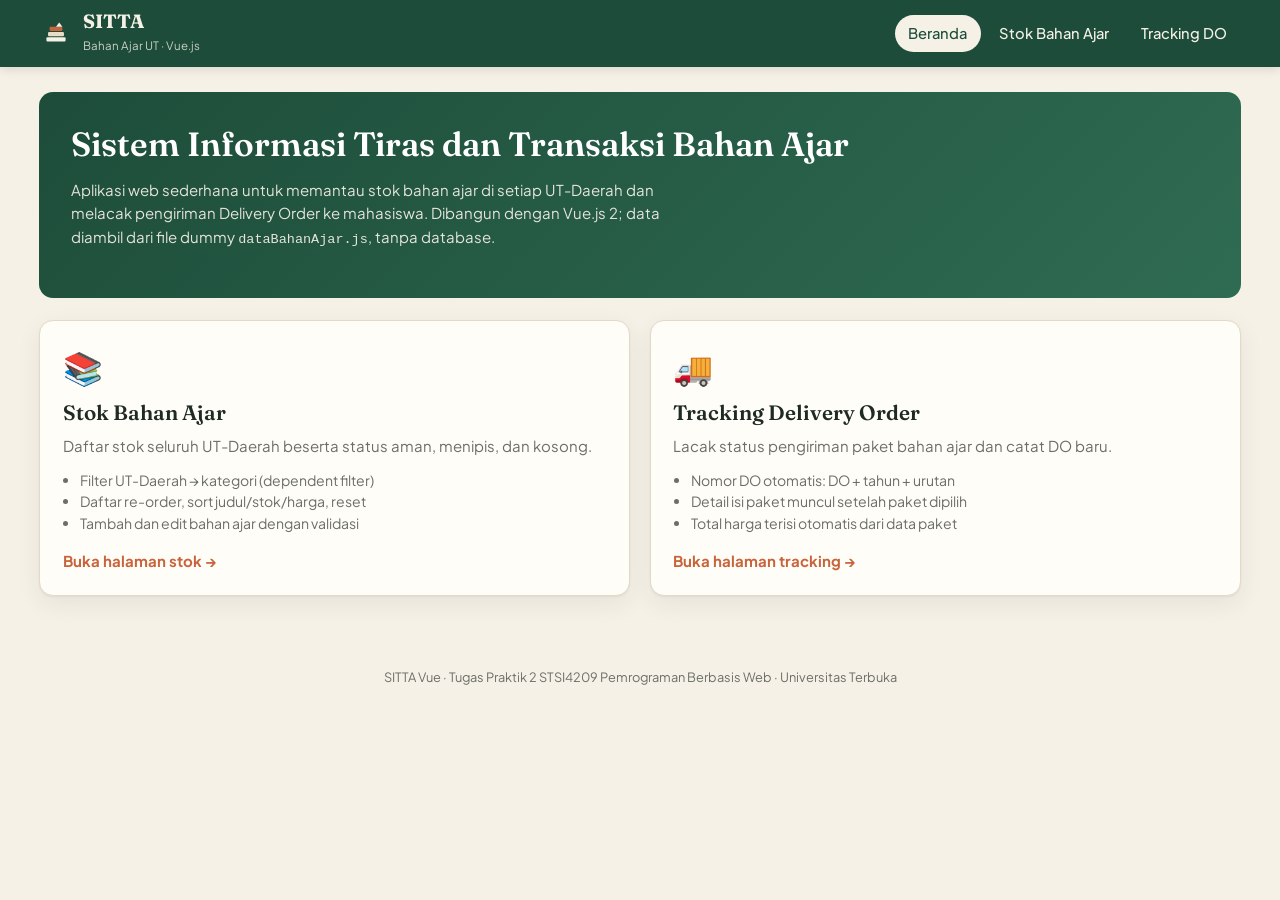
<file: index.html>
<!DOCTYPE html>
<html lang="id">
<head>
  <meta charset="UTF-8">
  <meta name="viewport" content="width=device-width, initial-scale=1.0">
  <meta name="description" content="SITTA Vue: aplikasi pemesanan dan distribusi bahan ajar Universitas Terbuka.">
  <title>Beranda | SITTA Vue</title>
  <link rel="icon" href="assets/logo-sitta.svg" type="image/svg+xml">
  <link rel="preconnect" href="https://fonts.googleapis.com">
  <link rel="preconnect" href="https://fonts.gstatic.com" crossorigin>
  <link rel="stylesheet" href="https://fonts.googleapis.com/css2?family=Fraunces:opsz,wght@9..144,600&family=Plus+Jakarta+Sans:wght@400;500;600;700&display=swap">
  <link rel="stylesheet" href="css/style.css">
  <script>try { document.documentElement.setAttribute('data-theme', localStorage.getItem('sitta-vue-tema') || 'light'); } catch (e) {}</script>
</head>
<body>
  <header class="topbar">
    <div class="topbar-inner">
      <a class="brand" href="index.html">
        <img src="assets/logo-sitta.svg" alt="">
        <div><strong>SITTA</strong><span>Bahan Ajar UT &middot; Vue.js</span></div>
      </a>
      <nav class="mainnav" aria-label="Menu utama">
        <a href="index.html" aria-current="page">Beranda</a>
        <a href="stok.html">Stok Bahan Ajar</a>
        <a href="tracking.html">Tracking DO</a>
      </nav>
    </div>
  </header>

  <main class="page">
    <section class="hero">
      <h1>Sistem Informasi Tiras dan Transaksi Bahan Ajar</h1>
      <p>Aplikasi web sederhana untuk memantau stok bahan ajar di setiap UT-Daerah dan melacak
        pengiriman Delivery Order ke mahasiswa. Dibangun dengan Vue.js 2; data diambil dari file
        dummy <code>dataBahanAjar.js</code>, tanpa database.</p>
    </section>

    <div class="menu-grid">
      <a class="menu-card" href="stok.html">
        <span class="icon" aria-hidden="true">&#128218;</span>
        <h2>Stok Bahan Ajar</h2>
        <p class="muted">Daftar stok seluruh UT-Daerah beserta status aman, menipis, dan kosong.</p>
        <ul>
          <li>Filter UT-Daerah &rarr; kategori (dependent filter)</li>
          <li>Daftar re-order, sort judul/stok/harga, reset</li>
          <li>Tambah dan edit bahan ajar dengan validasi</li>
        </ul>
        <span class="go">Buka halaman stok &rarr;</span>
      </a>

      <a class="menu-card" href="tracking.html">
        <span class="icon" aria-hidden="true">&#128666;</span>
        <h2>Tracking Delivery Order</h2>
        <p class="muted">Lacak status pengiriman paket bahan ajar dan catat DO baru.</p>
        <ul>
          <li>Nomor DO otomatis: DO + tahun + urutan</li>
          <li>Detail isi paket muncul setelah paket dipilih</li>
          <li>Total harga terisi otomatis dari data paket</li>
        </ul>
        <span class="go">Buka halaman tracking &rarr;</span>
      </a>
    </div>
  </main>

  <footer class="footer">
    SITTA Vue &middot; Tugas Praktik 2 STSI4209 Pemrograman Berbasis Web &middot; Universitas Terbuka
  </footer>
</body>
</html>
</file>
<file: css/style.css>
/* =========================================================
   SITTA Vue - stylesheet bersama untuk index, stok, tracking
   Urutan: variabel tema, dasar, layout, komponen, halaman,
   responsif. Warna diambil dari CSS variable supaya mode
   gelap cukup mengganti nilai variabel.
   ========================================================= */

/* ---------- 1. Variabel tema ---------- */
:root {
  --paper: #f6f1e7;
  --card: #fffdf8;
  --ink: #1f2a24;
  --muted: #6b6f68;
  --line: #e3d9c6;
  --forest: #1d4d3a;
  --forest-2: #2f6b52;
  --forest-soft: #e3eee7;
  --clay: #c8643b;
  --clay-soft: #f7e3d8;
  --sand: #e8dcc6;
  --aman: #2f7d4f;
  --aman-soft: #dff0e5;
  --tipis: #c56a00;
  --tipis-soft: #fde9cf;
  --kosong: #b8412f;
  --kosong-soft: #f8e1dc;
  --radius: 14px;
  --shadow: 0 1px 2px rgba(31, 42, 36, .06), 0 8px 24px rgba(31, 42, 36, .07);
  --font-body: "Plus Jakarta Sans", "Segoe UI", system-ui, -apple-system, sans-serif;
  --font-head: "Fraunces", Georgia, "Times New Roman", serif;
}

[data-theme="dark"] {
  --paper: #121815;
  --card: #1a221e;
  --ink: #e9e4d8;
  --muted: #9aa39c;
  --line: #2c3832;
  --forest: #5fae8a;
  --forest-2: #7cc3a1;
  --forest-soft: #213129;
  --clay: #e08a5f;
  --clay-soft: #3a2a22;
  --sand: #2c3832;
  --aman: #6cc790;
  --aman-soft: #1f3327;
  --tipis: #f0a24a;
  --tipis-soft: #3a2c19;
  --kosong: #f07a66;
  --kosong-soft: #3b2420;
  --shadow: 0 1px 2px rgba(0, 0, 0, .3), 0 8px 24px rgba(0, 0, 0, .25);
  color-scheme: dark;
}

/* ---------- 2. Dasar ---------- */
*, *::before, *::after { box-sizing: border-box; }

/* Elemen ber-v-cloak disembunyikan sampai Vue selesai me-mount,
   sehingga {{ mustache }} mentah tidak sempat terlihat */
[v-cloak] { display: none !important; }

body {
  margin: 0;
  font-family: var(--font-body);
  font-size: 15px;
  line-height: 1.55;
  color: var(--ink);
  background: var(--paper);
  transition: background .25s, color .25s;
}

h1, h2, h3 { font-family: var(--font-head); font-weight: 600; line-height: 1.2; margin: 0 0 .4em; }
h1 { font-size: clamp(1.6rem, 3vw, 2.1rem); }
h2 { font-size: 1.3rem; }
h3 { font-size: 1.05rem; }
p { margin: 0 0 .8em; }
a { color: var(--forest-2); }
code { font-family: Consolas, "Courier New", monospace; font-size: .9em; }

.muted { color: var(--muted); }
.small { font-size: .85rem; }
.mono { font-family: Consolas, "Courier New", monospace; }
.nowrap { white-space: nowrap; }
.text-right { text-align: right; }

/* ---------- 3. Layout: bar atas + isi ---------- */
.topbar {
  position: sticky; top: 0; z-index: 20;
  background: var(--forest); color: #f6f1e7;
  box-shadow: 0 2px 10px rgba(0, 0, 0, .12);
}
.topbar-inner {
  max-width: 1240px; margin: 0 auto; padding: .7rem 1.2rem;
  display: flex; align-items: center; gap: 1.2rem; flex-wrap: wrap;
}
.brand { display: flex; align-items: center; gap: .6rem; color: inherit; text-decoration: none; }
.brand img { width: 34px; height: 34px; }
.brand strong { font-family: var(--font-head); font-size: 1.2rem; display: block; line-height: 1.1; }
.brand span { font-size: .72rem; opacity: .8; }

.mainnav { display: flex; gap: .3rem; margin-left: auto; flex-wrap: wrap; }
.mainnav a {
  color: #f6f1e7; text-decoration: none; padding: .45rem .85rem; border-radius: 999px;
  font-weight: 500; font-size: .92rem;
}
.mainnav a:hover { background: rgba(255, 255, 255, .12); }
.mainnav a[aria-current="page"] { background: #f6f1e7; color: var(--forest); }
[data-theme="dark"] .mainnav a[aria-current="page"] { color: #1d4d3a; }

.theme-btn {
  border: 1px solid rgba(255, 255, 255, .35); background: transparent; color: #f6f1e7;
  border-radius: 999px; width: 36px; height: 36px; cursor: pointer; font-size: 1rem;
}

.page { max-width: 1240px; margin: 0 auto; padding: 1.6rem 1.2rem 3rem; }
.page-head { display: flex; justify-content: space-between; align-items: end; gap: 1rem; flex-wrap: wrap; margin-bottom: 1.2rem; }
.page-head p { margin: 0; }

.footer { text-align: center; font-size: .8rem; color: var(--muted); padding: 1.5rem 1rem 2rem; }

/* ---------- 4. Komponen umum ---------- */
.card {
  background: var(--card); border: 1px solid var(--line); border-radius: var(--radius);
  box-shadow: var(--shadow); padding: 1.2rem 1.3rem; margin-bottom: 1.2rem;
}
.card-head { display: flex; justify-content: space-between; align-items: center; gap: .8rem; flex-wrap: wrap; margin-bottom: .8rem; }
.card-head h2 { margin: 0; }

.btn {
  display: inline-flex; align-items: center; justify-content: center; gap: .4rem;
  border: 1px solid transparent; border-radius: 10px; padding: .55rem 1rem;
  font: inherit; font-weight: 600; font-size: .9rem; cursor: pointer;
  background: var(--forest); color: #fff; text-decoration: none;
  transition: filter .15s, transform .05s;
}
.btn:hover { filter: brightness(1.1); }
.btn:active { transform: translateY(1px); }
.btn:disabled { opacity: .45; cursor: not-allowed; filter: none; }
.btn-ghost { background: transparent; color: var(--ink); border-color: var(--line); }
.btn-ghost:hover { border-color: var(--forest-2); color: var(--forest-2); }
.btn-clay { background: var(--clay); }
.btn-sm { padding: .3rem .65rem; font-size: .8rem; border-radius: 8px; }
.btn-link { background: none; border: 0; padding: 0; color: var(--forest-2); font: inherit; cursor: pointer; text-decoration: underline; }

/* Form */
.field { display: flex; flex-direction: column; gap: .3rem; margin-bottom: .9rem; }
.field > label, .field > .label { font-weight: 600; font-size: .85rem; }
.field .hint { font-size: .78rem; color: var(--muted); }
.req { color: var(--kosong); }
input[type="text"], input[type="number"], input[type="date"], input[type="search"], select, textarea {
  font: inherit; color: var(--ink); background: var(--card);
  border: 1px solid var(--line); border-radius: 10px; padding: .55rem .75rem; width: 100%;
}
input:focus, select:focus, textarea:focus { outline: 2px solid var(--forest-2); outline-offset: 1px; border-color: transparent; }
input[readonly] { background: var(--paper); color: var(--muted); }
textarea { resize: vertical; min-height: 70px; }
.is-invalid { border-color: var(--kosong) !important; background: var(--kosong-soft) !important; }
.is-valid { border-color: var(--aman) !important; }
.error-msg { color: var(--kosong); font-size: .8rem; font-weight: 500; }
.form-grid { display: grid; grid-template-columns: repeat(2, minmax(0, 1fr)); gap: 0 1rem; }
.form-grid .span-2 { grid-column: span 2; }
.form-actions { display: flex; gap: .6rem; justify-content: flex-end; flex-wrap: wrap; margin-top: .4rem; }
.check { display: inline-flex; align-items: center; gap: .45rem; cursor: pointer; font-size: .9rem; }
.check input { width: 1.05rem; height: 1.05rem; accent-color: var(--forest-2); }

/* Badge status (dipakai oleh stok dan tracking) */
.badge {
  display: inline-flex; align-items: center; gap: .3rem; white-space: nowrap;
  border-radius: 999px; padding: .2em .7em; font-size: .78rem; font-weight: 700;
}
.badge-aman { background: var(--aman-soft); color: var(--aman); }
.badge-tipis { background: var(--tipis-soft); color: var(--tipis); }
.badge-kosong { background: var(--kosong-soft); color: var(--kosong); }
.badge-netral { background: var(--sand); color: var(--ink); }
.badge-info { background: var(--forest-soft); color: var(--forest-2); }

/* Tabel */
.table-wrap { overflow-x: auto; border: 1px solid var(--line); border-radius: 12px; }
table { width: 100%; border-collapse: collapse; font-size: .9rem; }
caption { text-align: left; padding: .6rem .9rem; color: var(--muted); font-size: .82rem; caption-side: bottom; }
th, td { padding: .65rem .8rem; text-align: left; border-bottom: 1px solid var(--line); vertical-align: top; }
thead th { background: var(--sand); font-size: .75rem; text-transform: uppercase; letter-spacing: .05em; white-space: nowrap; }
tbody tr:hover { background: var(--forest-soft); }
tbody tr:last-child td { border-bottom: 0; }
td.num, th.num { text-align: right; font-variant-numeric: tabular-nums; }
.row-kosong { box-shadow: inset 4px 0 0 var(--kosong); }
.row-tipis { box-shadow: inset 4px 0 0 var(--tipis); }
.row-baru { animation: sorot 2.4s ease-out; }
@keyframes sorot { from { background: var(--clay-soft); } to { background: transparent; } }
.empty { text-align: center; padding: 2rem 1rem; color: var(--muted); }

/* Modal */
.modal-backdrop {
  position: fixed; inset: 0; z-index: 50; background: rgba(15, 20, 17, .55);
  display: grid; place-items: center; padding: 1rem;
}
.modal {
  background: var(--card); color: var(--ink); border-radius: var(--radius); box-shadow: var(--shadow);
  width: min(640px, 100%); max-height: 92vh; overflow-y: auto; padding: 1.4rem 1.5rem;
}
.modal-head { display: flex; justify-content: space-between; align-items: start; gap: 1rem; margin-bottom: 1rem; }
.modal-head h2 { margin: 0; }
.close-btn { border: 0; background: none; font-size: 1.5rem; line-height: 1; cursor: pointer; color: var(--muted); }

/* Toast notifikasi */
.toast {
  position: fixed; right: 1.2rem; bottom: 1.2rem; z-index: 60; max-width: 360px;
  background: var(--forest); color: #fff; padding: .8rem 1.1rem; border-radius: 12px;
  box-shadow: var(--shadow); font-size: .9rem;
}
.toast.toast-error { background: var(--kosong); }
.fade-enter-active, .fade-leave-active { transition: opacity .25s, transform .25s; }
.fade-enter, .fade-leave-to { opacity: 0; transform: translateY(8px); }

/* ---------- 5. Halaman index ---------- */
.hero {
  background: linear-gradient(135deg, var(--forest) 0%, var(--forest-2) 100%);
  color: #f6f1e7; border-radius: var(--radius); padding: 2rem 2rem 2.2rem; margin-bottom: 1.4rem;
}
.hero h1 { color: #fff; }
.hero p { max-width: 640px; opacity: .92; }
.menu-grid { display: grid; grid-template-columns: repeat(auto-fit, minmax(280px, 1fr)); gap: 1.2rem; }
.menu-card {
  display: block; text-decoration: none; color: var(--ink);
  background: var(--card); border: 1px solid var(--line); border-radius: var(--radius);
  padding: 1.4rem; box-shadow: var(--shadow); transition: transform .15s, border-color .15s;
}
.menu-card:hover { transform: translateY(-3px); border-color: var(--clay); }
.menu-card .icon { font-size: 2rem; display: block; margin-bottom: .5rem; }
.menu-card ul { margin: .6rem 0 0; padding-left: 1.1rem; color: var(--muted); font-size: .88rem; }
.menu-card .go { display: inline-block; margin-top: .9rem; font-weight: 700; color: var(--clay); }

/* ---------- 6. Halaman stok ---------- */
.stats { display: grid; grid-template-columns: repeat(auto-fit, minmax(160px, 1fr)); gap: .9rem; margin-bottom: 1.2rem; }
.stat {
  background: var(--card); border: 1px solid var(--line); border-radius: 12px; padding: .9rem 1rem;
  text-align: left; font: inherit; color: inherit;
}
button.stat { cursor: pointer; }
button.stat:hover, button.stat.active { border-color: var(--clay); box-shadow: 0 0 0 3px var(--clay-soft); }
.stat .label { font-size: .75rem; text-transform: uppercase; letter-spacing: .06em; color: var(--muted); display: block; }
.stat .value { font-family: var(--font-head); font-size: 1.6rem; font-weight: 600; display: block; }
.stat.aman .value { color: var(--aman); }
.stat.tipis .value { color: var(--tipis); }
.stat.kosong .value { color: var(--kosong); }

.toolbar { display: grid; grid-template-columns: 1.4fr 1fr 1fr 1fr; gap: .8rem; align-items: end; }
.toolbar .field { margin: 0; }
.toolbar-2 { display: flex; justify-content: space-between; align-items: center; gap: .8rem; flex-wrap: wrap; margin-top: .9rem; }
.radio-group { display: inline-flex; border: 1px solid var(--line); border-radius: 10px; overflow: hidden; }
.radio-group label { padding: .5rem .8rem; cursor: pointer; font-size: .85rem; border-left: 1px solid var(--line); }
.radio-group label:first-child { border-left: 0; }
.radio-group input { position: absolute; opacity: 0; pointer-events: none; }
.radio-group label.on { background: var(--forest); color: #fff; }
.filter-info { font-size: .85rem; color: var(--muted); }
.chip-list { display: flex; gap: .4rem; flex-wrap: wrap; }
.chip {
  display: inline-flex; align-items: center; gap: .3rem; border-radius: 999px;
  background: var(--clay-soft); color: var(--clay); padding: .15em .6em; font-size: .78rem; font-weight: 600;
}
.chip button { border: 0; background: none; color: inherit; cursor: pointer; padding: 0; font-size: .95rem; line-height: 1; }

.kode { display: block; font-family: Consolas, "Courier New", monospace; font-size: .78rem; color: var(--muted); }
.judul { font-weight: 600; }
.qty-bar { height: 4px; border-radius: 4px; background: var(--sand); margin-top: .35rem; overflow: hidden; min-width: 60px; }
.qty-bar span { display: block; height: 100%; border-radius: 4px; }
.catatan { font-size: .85rem; max-width: 220px; }
.aksi { display: flex; gap: .35rem; }

.preview-html { background: var(--paper); border: 1px dashed var(--line); border-radius: 8px; padding: .4rem .6rem; font-size: .85rem; }

/* ---------- 7. Halaman tracking ---------- */
.track-layout { display: grid; grid-template-columns: minmax(0, 1.25fr) minmax(0, 1fr); gap: 1.2rem; align-items: start; }
.search-row { display: flex; gap: .6rem; }
.search-row input { flex: 1; }
.quick { display: flex; gap: .4rem; flex-wrap: wrap; align-items: center; margin-top: .7rem; font-size: .82rem; }
.quick button {
  border: 1px solid var(--line); background: var(--card); color: var(--ink); border-radius: 999px;
  padding: .2em .75em; cursor: pointer; font: inherit; font-size: .8rem;
}
.quick button:hover { border-color: var(--clay); color: var(--clay); }

.result-head { display: flex; justify-content: space-between; align-items: start; gap: 1rem; flex-wrap: wrap; margin: 1rem 0 .4rem; }
.result-head .do-no { font-family: var(--font-head); font-size: 1.45rem; margin: 0; }

.stepper { list-style: none; padding: 0; margin: 1.2rem 0 .4rem; display: grid; grid-template-columns: repeat(3, 1fr); }
.stepper li { position: relative; text-align: center; font-size: .8rem; color: var(--muted); padding-top: 2.5rem; }
.stepper li::before {
  content: attr(data-no); position: absolute; top: 0; left: 50%; transform: translateX(-50%);
  width: 2rem; height: 2rem; border-radius: 50%; display: grid; place-items: center;
  background: var(--sand); color: var(--muted); font-weight: 700; z-index: 1;
}
.stepper li::after { content: ""; position: absolute; top: 1rem; left: -50%; width: 100%; height: 3px; background: var(--sand); }
.stepper li:first-child::after { display: none; }
.stepper li.done { color: var(--ink); font-weight: 600; }
.stepper li.done::before { content: "\2713"; background: var(--forest-2); color: #fff; }
.stepper li.done::after { background: var(--forest-2); }
.stepper li.current::before { background: var(--clay); color: #fff; box-shadow: 0 0 0 5px var(--clay-soft); content: attr(data-no); }

.progress { height: 8px; background: var(--sand); border-radius: 999px; overflow: hidden; margin: .4rem 0 1rem; }
.progress span { display: block; height: 100%; background: linear-gradient(90deg, var(--forest-2), var(--clay)); transition: width .5s; }

.detail-grid { display: grid; grid-template-columns: repeat(auto-fit, minmax(170px, 1fr)); gap: .7rem; margin: 0 0 1rem; }
.detail-grid div { background: var(--paper); border: 1px solid var(--line); border-radius: 10px; padding: .65rem .85rem; }
.detail-grid dt { font-size: .72rem; color: var(--muted); text-transform: uppercase; letter-spacing: .06em; }
.detail-grid dd { margin: .15rem 0 0; font-weight: 600; }

.timeline { list-style: none; margin: 0; padding: 0 0 0 1.3rem; border-left: 2px dashed var(--line); }
.timeline li { position: relative; padding: 0 0 1rem .4rem; }
.timeline li::before {
  content: ""; position: absolute; left: -1.8rem; top: .3rem; width: .8rem; height: .8rem; border-radius: 50%;
  background: var(--card); border: 3px solid var(--forest-2);
}
.timeline li:last-child::before { background: var(--clay); border-color: var(--clay); }
.timeline time { display: block; font-size: .78rem; color: var(--muted); }

.paket-detail { background: var(--forest-soft); border-radius: 10px; padding: .8rem 1rem; margin-top: .5rem; font-size: .88rem; }
.paket-detail ul { margin: .4rem 0 .2rem; padding-left: 1.1rem; }
.total-box {
  display: flex; justify-content: space-between; align-items: center; gap: 1rem;
  background: var(--clay-soft); border-radius: 10px; padding: .75rem 1rem; margin-bottom: .9rem;
}
.total-box strong { font-family: var(--font-head); font-size: 1.35rem; color: var(--clay); }
.do-auto { font-family: Consolas, "Courier New", monospace; font-weight: 700; letter-spacing: .03em; }

/* ---------- 8. Responsif ---------- */
@media (max-width: 960px) {
  .toolbar { grid-template-columns: 1fr 1fr; }
  /* minmax(0, 1fr) supaya tabel lebar tidak mendorong kolom keluar layar */
  .track-layout { grid-template-columns: minmax(0, 1fr); }
}
@media (max-width: 600px) {
  .form-grid, .toolbar { grid-template-columns: minmax(0, 1fr); }
  .form-grid .span-2 { grid-column: auto; }
  .theme-btn { margin-left: auto; }
  .mainnav { order: 3; margin-left: 0; width: 100%; }
  .page { padding: 1.1rem .9rem 2.5rem; }
  .hero { padding: 1.5rem 1.2rem; }
}
</file>
